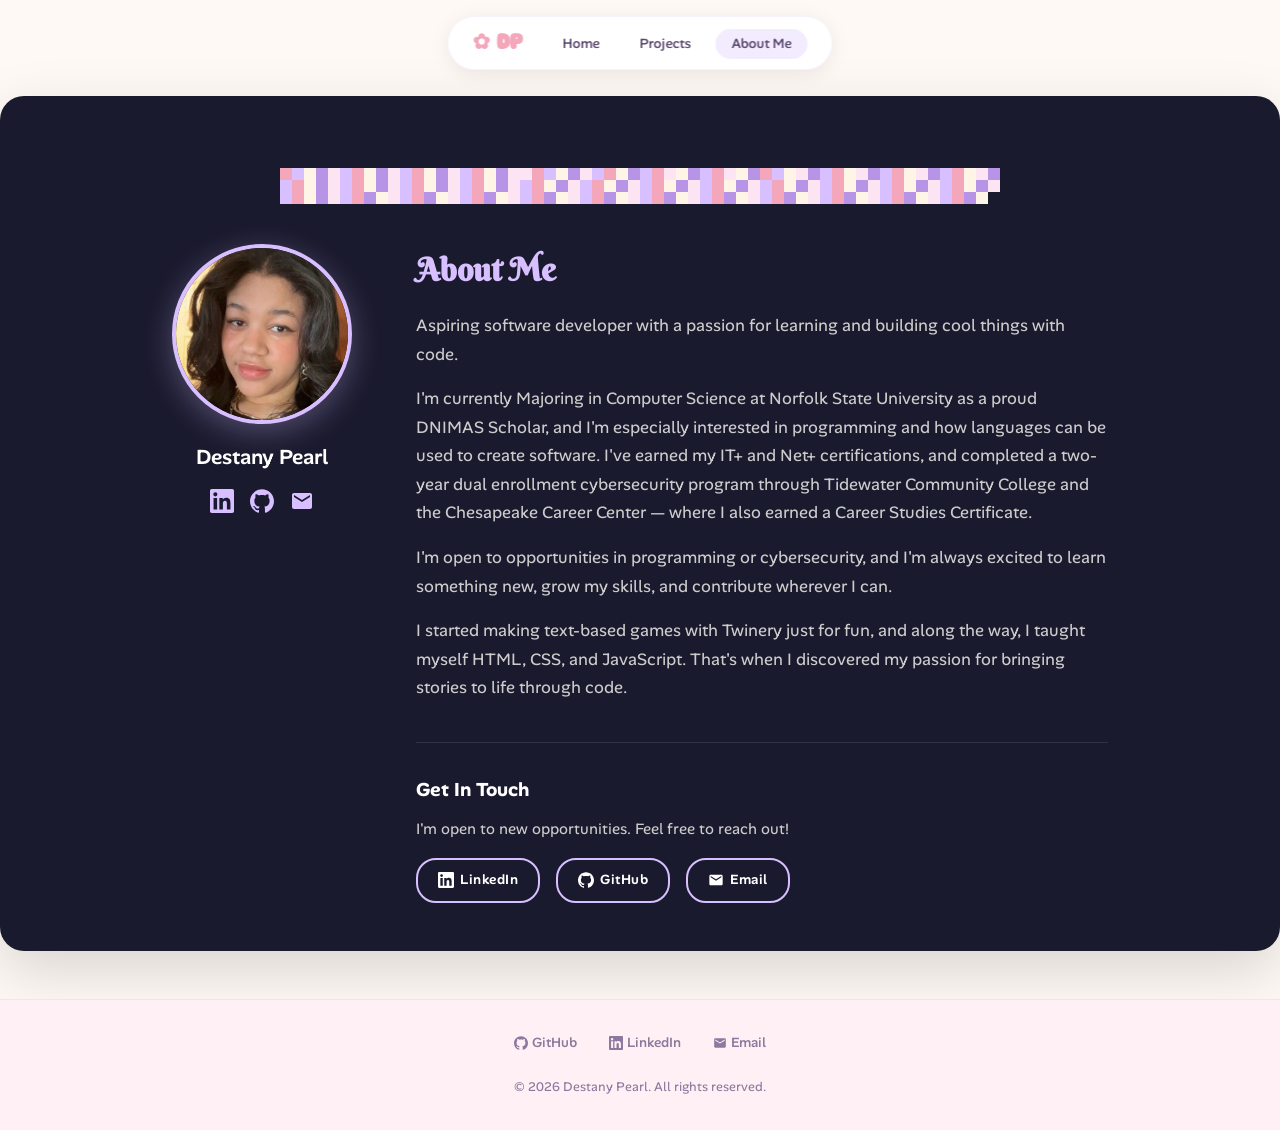
<file: about.html>
<!DOCTYPE html>
<html lang="en">
<head>
    <meta charset="UTF-8">
    <meta name="viewport" content="width=device-width, initial-scale=1.0">
    <title>About - Destany Pearl</title>
    <link rel="stylesheet" href="styles.css">
</head>
<body>
    <header class="header">
        <nav class="nav">
            <a href="index.html" class="logo">✿ DP</a>
            <ul class="nav-links">
                <li><a href="index.html">Home</a></li>
                <li><a href="projects.html">Projects</a></li>
                <li><a href="about.html" class="nav-active">About Me</a></li>
            </ul>
        </nav>
    </header>

    <main style="padding-top: 6rem; background: var(--color-bg); min-height: 100vh;">
        <section class="about" id="about">
            <div class="container">
                <!-- Decorative squares -->
                <div class="deco-squares">
            <div class="deco-square" style="background: #f4a7bb;"></div>
            <div class="deco-square" style="background: #d8bfff;"></div>
            <div class="deco-square" style="background: #fff5e6;"></div>
            <div class="deco-square" style="background: #b794e6;"></div>
            <div class="deco-square" style="background: #fce4f2;"></div>
            <div class="deco-square" style="background: #d8bfff;"></div>
            <div class="deco-square" style="background: #f4a7bb;"></div>
            <div class="deco-square" style="background: #fff5e6;"></div>
            <div class="deco-square" style="background: #b794e6;"></div>
            <div class="deco-square" style="background: #fce4f2;"></div>
            <div class="deco-square" style="background: #d8bfff;"></div>
            <div class="deco-square" style="background: #f4a7bb;"></div>
            <div class="deco-square" style="background: #fff5e6;"></div>
            <div class="deco-square" style="background: #b794e6;"></div>
            <div class="deco-square" style="background: #fce4f2;"></div>
            <div class="deco-square" style="background: #d8bfff;"></div>
            <div class="deco-square" style="background: #f4a7bb;"></div>
            <div class="deco-square" style="background: #fff5e6;"></div>
            <div class="deco-square" style="background: #b794e6;"></div>
            <div class="deco-square" style="background: #fce4f2;"></div>
            <div class="deco-square" style="background: #fce4f2;"></div>
            <div class="deco-square" style="background: #f4a7bb;"></div>
            <div class="deco-square" style="background: #d8bfff;"></div>
            <div class="deco-square" style="background: #fff5e6;"></div>
            <div class="deco-square" style="background: #b794e6;"></div>
            <div class="deco-square" style="background: #fce4f2;"></div>
            <div class="deco-square" style="background: #d8bfff;"></div>
            <div class="deco-square" style="background: #f4a7bb;"></div>
            <div class="deco-square" style="background: #fff5e6;"></div>
            <div class="deco-square" style="background: #b794e6;"></div>
            <div class="deco-square" style="background: #d8bfff;"></div>
            <div class="deco-square" style="background: #f4a7bb;"></div>
            <div class="deco-square" style="background: #fce4f2;"></div>
            <div class="deco-square" style="background: #fff5e6;"></div>
            <div class="deco-square" style="background: #b794e6;"></div>
            <div class="deco-square" style="background: #d8bfff;"></div>
            <div class="deco-square" style="background: #f4a7bb;"></div>
            <div class="deco-square" style="background: #fce4f2;"></div>
            <div class="deco-square" style="background: #fff5e6;"></div>
            <div class="deco-square" style="background: #b794e6;"></div>
            <div class="deco-square" style="background: #f4a7bb;"></div>
            <div class="deco-square" style="background: #d8bfff;"></div>
            <div class="deco-square" style="background: #fff5e6;"></div>
            <div class="deco-square" style="background: #fce4f2;"></div>
            <div class="deco-square" style="background: #b794e6;"></div>
            <div class="deco-square" style="background: #d8bfff;"></div>
            <div class="deco-square" style="background: #f4a7bb;"></div>
            <div class="deco-square" style="background: #fff5e6;"></div>
            <div class="deco-square" style="background: #fce4f2;"></div>
            <div class="deco-square" style="background: #b794e6;"></div>
            <div class="deco-square" style="background: #d8bfff;"></div>
            <div class="deco-square" style="background: #f4a7bb;"></div>
            <div class="deco-square" style="background: #fff5e6;"></div>
            <div class="deco-square" style="background: #fce4f2;"></div>
            <div class="deco-square" style="background: #b794e6;"></div>
            <div class="deco-square" style="background: #d8bfff;"></div>
            <div class="deco-square" style="background: #f4a7bb;"></div>
            <div class="deco-square" style="background: #fff5e6;"></div>
            <div class="deco-square" style="background: #fce4f2;"></div>
            <div class="deco-square" style="background: #b794e6;"></div>
            <div class="deco-square" style="background: #d8bfff;"></div>
            <div class="deco-square" style="background: #f4a7bb;"></div>
            <div class="deco-square" style="background: #fff5e6;"></div>
            <div class="deco-square" style="background: #b794e6;"></div>
            <div class="deco-square" style="background: #fce4f2;"></div>
            <div class="deco-square" style="background: #d8bfff;"></div>
            <div class="deco-square" style="background: #f4a7bb;"></div>
            <div class="deco-square" style="background: #fff5e6;"></div>
            <div class="deco-square" style="background: #b794e6;"></div>
            <div class="deco-square" style="background: #fce4f2;"></div>
            <div class="deco-square" style="background: #d8bfff;"></div>
            <div class="deco-square" style="background: #f4a7bb;"></div>
            <div class="deco-square" style="background: #fff5e6;"></div>
            <div class="deco-square" style="background: #b794e6;"></div>
            <div class="deco-square" style="background: #fce4f2;"></div>
            <div class="deco-square" style="background: #d8bfff;"></div>
            <div class="deco-square" style="background: #f4a7bb;"></div>
            <div class="deco-square" style="background: #fff5e6;"></div>
            <div class="deco-square" style="background: #b794e6;"></div>
            <div class="deco-square" style="background: #fce4f2;"></div>
            <div class="deco-square" style="background: #d8bfff;"></div>
            <div class="deco-square" style="background: #f4a7bb;"></div>
            <div class="deco-square" style="background: #fff5e6;"></div>
            <div class="deco-square" style="background: #b794e6;"></div>
            <div class="deco-square" style="background: #fce4f2;"></div>
            <div class="deco-square" style="background: #d8bfff;"></div>
            <div class="deco-square" style="background: #f4a7bb;"></div>
            <div class="deco-square" style="background: #fff5e6;"></div>
            <div class="deco-square" style="background: #b794e6;"></div>
            <div class="deco-square" style="background: #fce4f2;"></div>
            <div class="deco-square" style="background: #d8bfff;"></div>
            <div class="deco-square" style="background: #f4a7bb;"></div>
            <div class="deco-square" style="background: #fff5e6;"></div>
            <div class="deco-square" style="background: #b794e6;"></div>
            <div class="deco-square" style="background: #fce4f2;"></div>
            <div class="deco-square" style="background: #d8bfff;"></div>
            <div class="deco-square" style="background: #f4a7bb;"></div>
            <div class="deco-square" style="background: #fff5e6;"></div>
            <div class="deco-square" style="background: #b794e6;"></div>
            <div class="deco-square" style="background: #fce4f2;"></div>
            <div class="deco-square" style="background: #d8bfff;"></div>
            <div class="deco-square" style="background: #f4a7bb;"></div>
            <div class="deco-square" style="background: #fff5e6;"></div>
            <div class="deco-square" style="background: #b794e6;"></div>
            <div class="deco-square" style="background: #fce4f2;"></div>
            <div class="deco-square" style="background: #d8bfff;"></div>
            <div class="deco-square" style="background: #f4a7bb;"></div>
            <div class="deco-square" style="background: #fff5e6;"></div>
            <div class="deco-square" style="background: #b794e6;"></div>
            <div class="deco-square" style="background: #fce4f2;"></div>
            <div class="deco-square" style="background: #d8bfff;"></div>
            <div class="deco-square" style="background: #f4a7bb;"></div>
            <div class="deco-square" style="background: #fff5e6;"></div>
            <div class="deco-square" style="background: #b794e6;"></div>
            <div class="deco-square" style="background: #fce4f2;"></div>
            <div class="deco-square" style="background: #d8bfff;"></div>
            <div class="deco-square" style="background: #f4a7bb;"></div>
            <div class="deco-square" style="background: #fff5e6;"></div>
            <div class="deco-square" style="background: #b794e6;"></div>
            <div class="deco-square" style="background: #fce4f2;"></div>
            <div class="deco-square" style="background: #d8bfff;"></div>
            <div class="deco-square" style="background: #f4a7bb;"></div>
            <div class="deco-square" style="background: #fff5e6;"></div>
            <div class="deco-square" style="background: #b794e6;"></div>
            <div class="deco-square" style="background: #fce4f2;"></div>
            <div class="deco-square" style="background: #d8bfff;"></div>
            <div class="deco-square" style="background: #f4a7bb;"></div>
            <div class="deco-square" style="background: #b794e6;"></div>
            <div class="deco-square" style="background: #fff5e6;"></div>
            <div class="deco-square" style="background: #fce4f2;"></div>
            <div class="deco-square" style="background: #d8bfff;"></div>
            <div class="deco-square" style="background: #f4a7bb;"></div>
            <div class="deco-square" style="background: #b794e6;"></div>
            <div class="deco-square" style="background: #fff5e6;"></div>
            <div class="deco-square" style="background: #fce4f2;"></div>
            <div class="deco-square" style="background: #d8bfff;"></div>
            <div class="deco-square" style="background: #f4a7bb;"></div>
            <div class="deco-square" style="background: #b794e6;"></div>
            <div class="deco-square" style="background: #fff5e6;"></div>
            <div class="deco-square" style="background: #fce4f2;"></div>
            <div class="deco-square" style="background: #d8bfff;"></div>
            <div class="deco-square" style="background: #f4a7bb;"></div>
            <div class="deco-square" style="background: #b794e6;"></div>
            <div class="deco-square" style="background: #fff5e6;"></div>
            <div class="deco-square" style="background: #fce4f2;"></div>
            <div class="deco-square" style="background: #d8bfff;"></div>
            <div class="deco-square" style="background: #f4a7bb;"></div>
            <div class="deco-square" style="background: #b794e6;"></div>
            <div class="deco-square" style="background: #fff5e6;"></div>
            <div class="deco-square" style="background: #fce4f2;"></div>
            <div class="deco-square" style="background: #d8bfff;"></div>
            <div class="deco-square" style="background: #f4a7bb;"></div>
            <div class="deco-square" style="background: #b794e6;"></div>
            <div class="deco-square" style="background: #fff5e6;"></div>
            <div class="deco-square" style="background: #fce4f2;"></div>
            <div class="deco-square" style="background: #d8bfff;"></div>
            <div class="deco-square" style="background: #f4a7bb;"></div>
            <div class="deco-square" style="background: #b794e6;"></div>
            <div class="deco-square" style="background: #fff5e6;"></div>
            <div class="deco-square" style="background: #fce4f2;"></div>
            <div class="deco-square" style="background: #d8bfff;"></div>
            <div class="deco-square" style="background: #f4a7bb;"></div>
            <div class="deco-square" style="background: #b794e6;"></div>
            <div class="deco-square" style="background: #fff5e6;"></div>
            <div class="deco-square" style="background: #fce4f2;"></div>
            <div class="deco-square" style="background: #d8bfff;"></div>
            <div class="deco-square" style="background: #f4a7bb;"></div>
            <div class="deco-square" style="background: #b794e6;"></div>
            <div class="deco-square" style="background: #fff5e6;"></div>
            <div class="deco-square" style="background: #fce4f2;"></div>
            <div class="deco-square" style="background: #d8bfff;"></div>
            <div class="deco-square" style="background: #f4a7bb;"></div>
            <div class="deco-square" style="background: #b794e6;"></div>
            <div class="deco-square" style="background: #fff5e6;"></div>
            <div class="deco-square" style="background: #fce4f2;"></div>
            <div class="deco-square" style="background: #d8bfff;"></div>
            <div class="deco-square" style="background: #f4a7bb;"></div>
            <div class="deco-square" style="background: #b794e6;"></div>
            <div class="deco-square" style="background: #fff5e6;"></div>
        </div>

                <div class="about-layout">
                    <div class="about-left">
                        <div class="about-photo">
                            <img src="https://destany-2.github.io/Images/ProfilePic.jpeg" alt="Destany Pearl" class="about-photo-img">
                        </div>
                        <h3 class="about-name">Destany Pearl</h3>
                        <div class="about-socials">
                            <a href="https://www.linkedin.com/in/destany-pearl-472b57375" target="_blank" rel="noopener noreferrer" aria-label="LinkedIn">
                                <svg width="24" height="24" viewBox="0 0 24 24" fill="currentColor"><path d="M20.447 20.452h-3.554v-5.569c0-1.328-.027-3.037-1.852-3.037-1.853 0-2.136 1.445-2.136 2.939v5.667H9.351V9h3.414v1.561h.046c.477-.9 1.637-1.85 3.37-1.85 3.601 0 4.267 2.37 4.267 5.455v6.286zM5.337 7.433a2.062 2.062 0 01-2.063-2.065 2.064 2.064 0 112.063 2.065zm1.782 13.019H3.555V9h3.564v11.452zM22.225 0H1.771C.792 0 0 .774 0 1.729v20.542C0 23.227.792 24 1.771 24h20.451C23.2 24 24 23.227 24 22.271V1.729C24 .774 23.2 0 22.222 0h.003z"/></svg>
                            </a>
                            <a href="https://github.com/destany-2" target="_blank" rel="noopener noreferrer" aria-label="GitHub">
                                <svg width="24" height="24" viewBox="0 0 24 24" fill="currentColor"><path d="M12 .297c-6.63 0-12 5.373-12 12 0 5.303 3.438 9.8 8.205 11.385.6.113.82-.258.82-.577 0-.285-.01-1.04-.015-2.04-3.338.724-4.042-1.61-4.042-1.61C4.422 18.07 3.633 17.7 3.633 17.7c-1.087-.744.084-.729.084-.729 1.205.084 1.838 1.236 1.838 1.236 1.07 1.835 2.809 1.305 3.495.998.108-.776.417-1.305.76-1.605-2.665-.3-5.466-1.332-5.466-5.93 0-1.31.465-2.38 1.235-3.22-.135-.303-.54-1.523.105-3.176 0 0 1.005-.322 3.3 1.23.96-.267 1.98-.399 3-.405 1.02.006 2.04.138 3 .405 2.28-1.552 3.285-1.23 3.285-1.23.645 1.653.24 2.873.12 3.176.765.84 1.23 1.91 1.23 3.22 0 4.61-2.805 5.625-5.475 5.92.42.36.81 1.096.81 2.22 0 1.606-.015 2.896-.015 3.286 0 .315.21.69.825.57C20.565 22.092 24 17.592 24 12.297c0-6.627-5.373-12-12-12"/></svg>
                            </a>
                            <a href="mailto:destanympearl@gmail.com" aria-label="Email">
                                <svg width="24" height="24" viewBox="0 0 24 24" fill="currentColor"><path d="M20 4H4c-1.1 0-2 .9-2 2v12c0 1.1.9 2 2 2h16c1.1 0 2-.9 2-2V6c0-1.1-.9-2-2-2zm0 4l-8 5-8-5V6l8 5 8-5v2z"/></svg>
                            </a>
                        </div>
                    </div>
                    <div class="about-right">
                        <h2 class="about-heading">About Me</h2>
                        <p class="about-text">
                            Aspiring software developer with a passion for learning and building cool things with code.
                        </p>
                        <p class="about-text">
                            I'm currently Majoring in Computer Science at Norfolk State University as a proud DNIMAS Scholar, and I'm especially interested in programming and how languages can be used to create software. I've earned my IT+ and Net+ certifications, and completed a two-year dual enrollment cybersecurity program through Tidewater Community College and the Chesapeake Career Center — where I also earned a Career Studies Certificate.
                        </p>
                        <p class="about-text">
                            I'm open to opportunities in programming or cybersecurity, and I'm always excited to learn something new, grow my skills, and contribute wherever I can.
                        </p>
                        <p class="about-text">
                            I started making text-based games with Twinery just for fun, and along the way, I taught myself HTML, CSS, and JavaScript. That's when I discovered my passion for bringing stories to life through code.
                        </p>

                        <div class="about-contact">
                            <h4 class="about-col-title">Get In Touch</h4>
                            <p class="about-contact-text">I'm open to new opportunities. Feel free to reach out!</p>
                            <div class="about-contact-links">
                                <a href="https://www.linkedin.com/in/destany-pearl-472b57375" target="_blank" rel="noopener noreferrer" class="btn btn-about">
                                    <svg width="16" height="16" viewBox="0 0 24 24" fill="currentColor" style="vertical-align: middle; margin-right: 6px;"><path d="M20.447 20.452h-3.554v-5.569c0-1.328-.027-3.037-1.852-3.037-1.853 0-2.136 1.445-2.136 2.939v5.667H9.351V9h3.414v1.561h.046c.477-.9 1.637-1.85 3.37-1.85 3.601 0 4.267 2.37 4.267 5.455v6.286zM5.337 7.433a2.062 2.062 0 01-2.063-2.065 2.064 2.064 0 112.063 2.065zm1.782 13.019H3.555V9h3.564v11.452zM22.225 0H1.771C.792 0 0 .774 0 1.729v20.542C0 23.227.792 24 1.771 24h20.451C23.2 24 24 23.227 24 22.271V1.729C24 .774 23.2 0 22.222 0h.003z"/></svg>
                                    LinkedIn
                                </a>
                                <a href="https://github.com/destany-2" target="_blank" rel="noopener noreferrer" class="btn btn-about">
                                    <svg width="16" height="16" viewBox="0 0 24 24" fill="currentColor" style="vertical-align: middle; margin-right: 6px;"><path d="M12 .297c-6.63 0-12 5.373-12 12 0 5.303 3.438 9.8 8.205 11.385.6.113.82-.258.82-.577 0-.285-.01-1.04-.015-2.04-3.338.724-4.042-1.61-4.042-1.61C4.422 18.07 3.633 17.7 3.633 17.7c-1.087-.744.084-.729.084-.729 1.205.084 1.838 1.236 1.838 1.236 1.07 1.835 2.809 1.305 3.495.998.108-.776.417-1.305.76-1.605-2.665-.3-5.466-1.332-5.466-5.93 0-1.31.465-2.38 1.235-3.22-.135-.303-.54-1.523.105-3.176 0 0 1.005-.322 3.3 1.23.96-.267 1.98-.399 3-.405 1.02.006 2.04.138 3 .405 2.28-1.552 3.285-1.23 3.285-1.23.645 1.653.24 2.873.12 3.176.765.84 1.23 1.91 1.23 3.22 0 4.61-2.805 5.625-5.475 5.92.42.36.81 1.096.81 2.22 0 1.606-.015 2.896-.015 3.286 0 .315.21.69.825.57C20.565 22.092 24 17.592 24 12.297c0-6.627-5.373-12-12-12"/></svg>
                                    GitHub
                                </a>
                                <a href="mailto:destanympearl@gmail.com" class="btn btn-about">
                                    <svg width="16" height="16" viewBox="0 0 24 24" fill="currentColor" style="vertical-align: middle; margin-right: 6px;"><path d="M20 4H4c-1.1 0-2 .9-2 2v12c0 1.1.9 2 2 2h16c1.1 0 2-.9 2-2V6c0-1.1-.9-2-2-2zm0 4l-8 5-8-5V6l8 5 8-5v2z"/></svg>
                                    Email
                                </a>
                            </div>
                        </div>
                    </div>
                </div>
            </div>
        </section>
    </main>

    <footer class="footer">
        <div class="container">
            <div class="footer-links">
                <a href="https://github.com/destany-2" aria-label="GitHub profile" target="_blank" rel="noopener noreferrer">
                    <svg width="14" height="14" viewBox="0 0 24 24" fill="currentColor" style="vertical-align: middle; margin-right: 4px;"><path d="M12 .297c-6.63 0-12 5.373-12 12 0 5.303 3.438 9.8 8.205 11.385.6.113.82-.258.82-.577 0-.285-.01-1.04-.015-2.04-3.338.724-4.042-1.61-4.042-1.61C4.422 18.07 3.633 17.7 3.633 17.7c-1.087-.744.084-.729.084-.729 1.205.084 1.838 1.236 1.838 1.236 1.07 1.835 2.809 1.305 3.495.998.108-.776.417-1.305.76-1.605-2.665-.3-5.466-1.332-5.466-5.93 0-1.31.465-2.38 1.235-3.22-.135-.303-.54-1.523.105-3.176 0 0 1.005-.322 3.3 1.23.96-.267 1.98-.399 3-.405 1.02.006 2.04.138 3 .405 2.28-1.552 3.285-1.23 3.285-1.23.645 1.653.24 2.873.12 3.176.765.84 1.23 1.91 1.23 3.22 0 4.61-2.805 5.625-5.475 5.92.42.36.81 1.096.81 2.22 0 1.606-.015 2.896-.015 3.286 0 .315.21.69.825.57C20.565 22.092 24 17.592 24 12.297c0-6.627-5.373-12-12-12"/></svg>
                    GitHub
                </a>
                <a href="https://www.linkedin.com/in/destany-pearl-472b57375" aria-label="LinkedIn profile" target="_blank" rel="noopener noreferrer">
                    <svg width="14" height="14" viewBox="0 0 24 24" fill="currentColor" style="vertical-align: middle; margin-right: 4px;"><path d="M20.447 20.452h-3.554v-5.569c0-1.328-.027-3.037-1.852-3.037-1.853 0-2.136 1.445-2.136 2.939v5.667H9.351V9h3.414v1.561h.046c.477-.9 1.637-1.85 3.37-1.85 3.601 0 4.267 2.37 4.267 5.455v6.286zM5.337 7.433a2.062 2.062 0 01-2.063-2.065 2.064 2.064 0 112.063 2.065zm1.782 13.019H3.555V9h3.564v11.452zM22.225 0H1.771C.792 0 0 .774 0 1.729v20.542C0 23.227.792 24 1.771 24h20.451C23.2 24 24 23.227 24 22.271V1.729C24 .774 23.2 0 22.222 0h.003z"/></svg>
                    LinkedIn
                </a>
                <a href="mailto:destanympearl@gmail.com" aria-label="Email">
                    <svg width="14" height="14" viewBox="0 0 24 24" fill="currentColor" style="vertical-align: middle; margin-right: 4px;"><path d="M20 4H4c-1.1 0-2 .9-2 2v12c0 1.1.9 2 2 2h16c1.1 0 2-.9 2-2V6c0-1.1-.9-2-2-2zm0 4l-8 5-8-5V6l8 5 8-5v2z"/></svg>
                    Email
                </a>
            </div>
            <p class="footer-copy">&copy; 2026 Destany Pearl. All rights reserved.</p>
        </div>
    </footer>
</body>
</html>
</file>
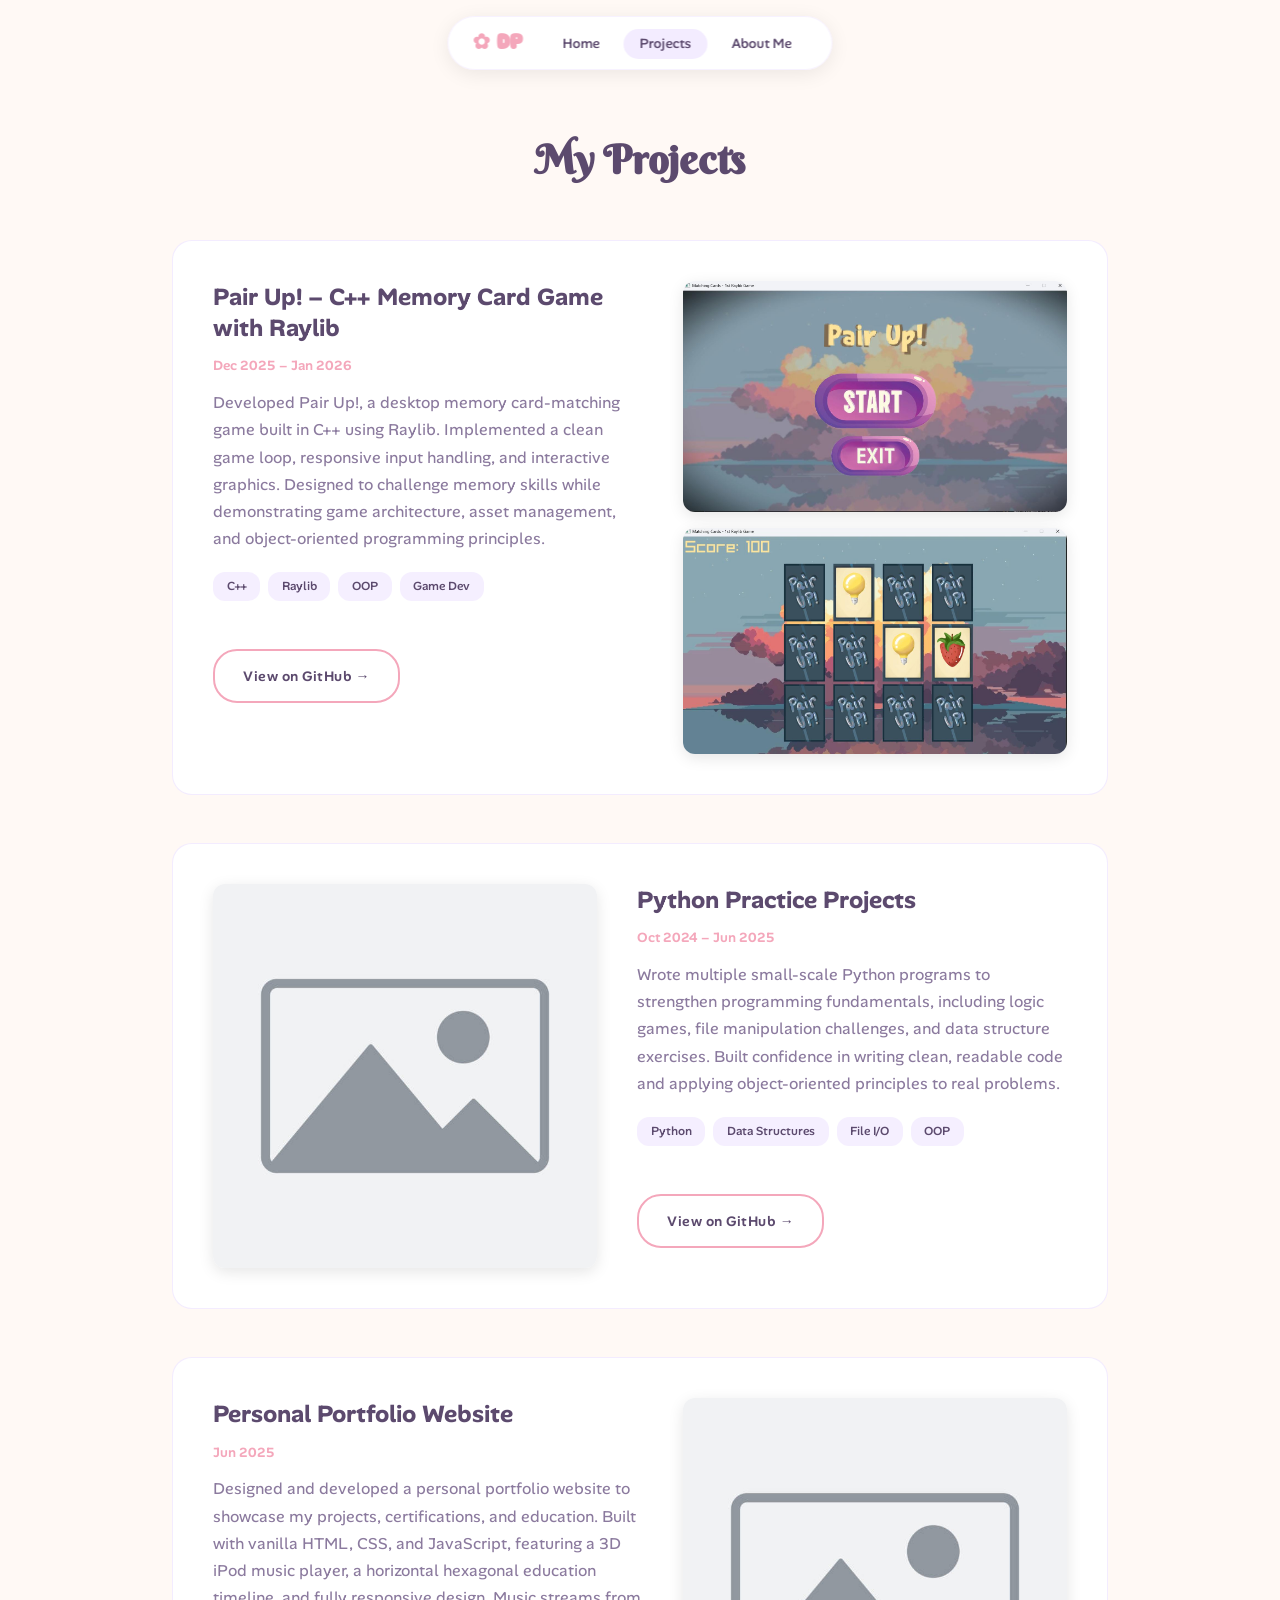
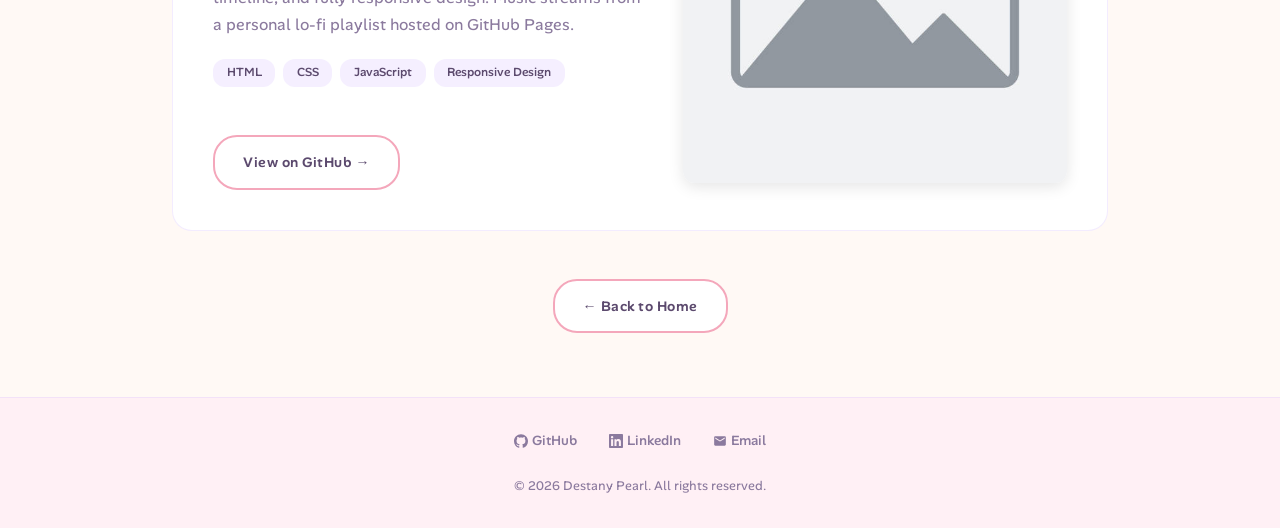
<file: projects.html>
<!DOCTYPE html>
<html lang="en">
<head>
    <meta charset="UTF-8">
    <meta name="viewport" content="width=device-width, initial-scale=1.0">
    <title>Projects - Destany Pearl</title>
    <link rel="stylesheet" href="styles.css">
    <link rel="stylesheet" href="projects.css">
</head>
<body>
    <header class="header">
        <nav class="nav">
            <a href="index.html" class="logo">✿ DP</a>
            <ul class="nav-links">
                <li><a href="index.html">Home</a></li>
                <li><a href="projects.html" class="nav-active">Projects</a></li>
                <li><a href="about.html">About Me</a></li>
            </ul>
        </nav>
    </header>

    <main class="projects-page">
        <div class="container">
            <h1 class="projects-page-title">My Projects</h1>

            <!-- Project 1: Pair Up! -->
            <article class="project-detail">
                <div class="project-images">
                    <img src="https://destany-2.github.io/Images/PairUp1.jpeg" alt="Pair Up! screenshot 1" class="project-img">
                    <img src="https://destany-2.github.io/Images/PairUp2.jpeg" alt="Pair Up! screenshot 2" class="project-img">
                </div>
                <div class="project-bio">
                    <h2>Pair Up! – C++ Memory Card Game with Raylib</h2>
                    <p class="project-date">Dec 2025 – Jan 2026</p>
                    <p class="project-desc">
                        Developed Pair Up!, a desktop memory card-matching game built in C++ using Raylib. Implemented a clean game loop, responsive input handling, and interactive graphics. Designed to challenge memory skills while demonstrating game architecture, asset management, and object-oriented programming principles.
                    </p>
                    <div class="project-tech">
                        <span>C++</span>
                        <span>Raylib</span>
                        <span>OOP</span>
                        <span>Game Dev</span>
                    </div>
                    <a href="https://github.com/destany-2/pair-up-raylib-project" target="_blank" rel="noopener noreferrer" class="btn btn-primary">View on GitHub →</a>
                </div>
            </article>

            <!-- Project 2: Python Practice -->
            <article class="project-detail">
                <div class="project-images">
                    <img src="https://destany-2.github.io/Images/PH.jpg" alt="Python projects" class="project-img">
                </div>
                <div class="project-bio">
                    <h2>Python Practice Projects</h2>
                    <p class="project-date">Oct 2024 – Jun 2025</p>
                    <p class="project-desc">
                        Wrote multiple small-scale Python programs to strengthen programming fundamentals, including logic games, file manipulation challenges, and data structure exercises. Built confidence in writing clean, readable code and applying object-oriented principles to real problems.
                    </p>
                    <div class="project-tech">
                        <span>Python</span>
                        <span>Data Structures</span>
                        <span>File I/O</span>
                        <span>OOP</span>
                    </div>
                    <a href="https://github.com/destany-2" target="_blank" rel="noopener noreferrer" class="btn btn-primary">View on GitHub →</a>
                </div>
            </article>

            <!-- Project 3: Portfolio Website -->
            <article class="project-detail">
                <div class="project-images">
                    <img src="https://destany-2.github.io/Images/PH.jpg" alt="Portfolio website screenshot" class="project-img">
                </div>
                <div class="project-bio">
                    <h2>Personal Portfolio Website</h2>
                    <p class="project-date">Jun 2025</p>
                    <p class="project-desc">
                        Designed and developed a personal portfolio website to showcase my projects, certifications, and education. Built with vanilla HTML, CSS, and JavaScript, featuring a 3D iPod music player, a horizontal hexagonal education timeline, and fully responsive design. Music streams from a personal lo-fi playlist hosted on GitHub Pages.
                    </p>
                    <div class="project-tech">
                        <span>HTML</span>
                        <span>CSS</span>
                        <span>JavaScript</span>
                        <span>Responsive Design</span>
                    </div>
                    <a href="https://github.com/destany-2/destany-2.github.io" target="_blank" rel="noopener noreferrer" class="btn btn-primary">View on GitHub →</a>
                </div>
            </article>

            <div style="text-align: center; margin-top: 3rem;">
                <a href="index.html" class="btn btn-primary">← Back to Home</a>
            </div>
        </div>
    </main>

    <footer class="footer">
        <div class="container">
            <div class="footer-links">
                <a href="https://github.com/destany-2" aria-label="GitHub profile" target="_blank" rel="noopener noreferrer">
                    <svg width="14" height="14" viewBox="0 0 24 24" fill="currentColor" style="vertical-align: middle; margin-right: 4px;"><path d="M12 .297c-6.63 0-12 5.373-12 12 0 5.303 3.438 9.8 8.205 11.385.6.113.82-.258.82-.577 0-.285-.01-1.04-.015-2.04-3.338.724-4.042-1.61-4.042-1.61C4.422 18.07 3.633 17.7 3.633 17.7c-1.087-.744.084-.729.084-.729 1.205.084 1.838 1.236 1.838 1.236 1.07 1.835 2.809 1.305 3.495.998.108-.776.417-1.305.76-1.605-2.665-.3-5.466-1.332-5.466-5.93 0-1.31.465-2.38 1.235-3.22-.135-.303-.54-1.523.105-3.176 0 0 1.005-.322 3.3 1.23.96-.267 1.98-.399 3-.405 1.02.006 2.04.138 3 .405 2.28-1.552 3.285-1.23 3.285-1.23.645 1.653.24 2.873.12 3.176.765.84 1.23 1.91 1.23 3.22 0 4.61-2.805 5.625-5.475 5.92.42.36.81 1.096.81 2.22 0 1.606-.015 2.896-.015 3.286 0 .315.21.69.825.57C20.565 22.092 24 17.592 24 12.297c0-6.627-5.373-12-12-12"/></svg>
                    GitHub
                </a>
                <a href="https://www.linkedin.com/in/destany-pearl-472b57375" aria-label="LinkedIn profile" target="_blank" rel="noopener noreferrer">
                    <svg width="14" height="14" viewBox="0 0 24 24" fill="currentColor" style="vertical-align: middle; margin-right: 4px;"><path d="M20.447 20.452h-3.554v-5.569c0-1.328-.027-3.037-1.852-3.037-1.853 0-2.136 1.445-2.136 2.939v5.667H9.351V9h3.414v1.561h.046c.477-.9 1.637-1.85 3.37-1.85 3.601 0 4.267 2.37 4.267 5.455v6.286zM5.337 7.433a2.062 2.062 0 01-2.063-2.065 2.064 2.064 0 112.063 2.065zm1.782 13.019H3.555V9h3.564v11.452zM22.225 0H1.771C.792 0 0 .774 0 1.729v20.542C0 23.227.792 24 1.771 24h20.451C23.2 24 24 23.227 24 22.271V1.729C24 .774 23.2 0 22.222 0h.003z"/></svg>
                    LinkedIn
                </a>
                <a href="mailto:destanympearl@gmail.com" aria-label="Email">
                    <svg width="14" height="14" viewBox="0 0 24 24" fill="currentColor" style="vertical-align: middle; margin-right: 4px;"><path d="M20 4H4c-1.1 0-2 .9-2 2v12c0 1.1.9 2 2 2h16c1.1 0 2-.9 2-2V6c0-1.1-.9-2-2-2zm0 4l-8 5-8-5V6l8 5 8-5v2z"/></svg>
                    Email
                </a>
            </div>
            <p class="footer-copy">&copy; 2026 Destany Pearl. All rights reserved.</p>
        </div>
    </footer>
</body>
</html>
</file>
<file: styles.css>
/* Reset and Base Styles */
@font-face {
    font-family: 'Lucy Said Ok';
    src: url('https://destany-2.github.io/Fonts/Lucy%20Said%20Ok%20Personal%20Use.ttf') format('truetype');
    font-weight: normal;
    font-style: normal;
}

@font-face {
    font-family: 'Mochi Boom';
    src: url('https://destany-2.github.io/Fonts/Mochi%20Boom%20DEMO.ttf') format('truetype');
    font-weight: normal;
    font-style: normal;
}

@font-face {
    font-family: 'Alan Sans';
    src: url('https://destany-2.github.io/Fonts/AlanSans-VariableFont_wght.ttf') format('truetype');
    font-weight: 100 900;
    font-style: normal;
}

@font-face {
    font-family: 'Berkshire Swash';
    src: url('https://destany-2.github.io/Fonts/BerkshireSwash-Regular.ttf') format('truetype');
    font-weight: normal;
    font-style: normal;
}

*,
*::before,
*::after {
    margin: 0;
    padding: 0;
    box-sizing: border-box;
}

:root {
    --color-bg: #fff9f5;
    --color-bg-light: #fff0f5;
    --color-primary: #d8bfff;
    --color-pink: #f4a7bb;
    --color-cream: #fff5e6;
    --color-purple: #d8bfff;
    --color-purple-dark: #b794e6;
    --color-text: #5c4a6e;
    --color-text-muted: #8b7a9e;
    --color-white: #ffffff;
    --font-sans: 'Alan Sans', 'Segoe UI', Tahoma, Geneva, Verdana, sans-serif;
    --font-mono: 'SF Mono', 'Fira Code', monospace;
    --transition: all 0.25s cubic-bezier(0.645, 0.045, 0.355, 1);
}

html {
    scroll-behavior: smooth;
}

body {
    font-family: var(--font-sans);
    background-color: var(--color-bg);
    color: var(--color-text);
    line-height: 1.6;
    -webkit-font-smoothing: antialiased;
}

a {
    color: var(--color-text);
    text-decoration: none;
    transition: var(--transition);
}

a:hover {
    color: var(--color-pink);
}

a:focus-visible {
    outline: 2px solid var(--color-purple);
    outline-offset: 3px;
    border-radius: 2px;
}

ul {
    list-style: none;
}

.container {
    max-width: 1000px;
    margin: 0 auto;
    padding: 0 2rem;
}

/* Buttons */
.btn {
    display: inline-block;
    padding: 0.875rem 1.75rem;
    border-radius: 24px;
    font-size: 0.875rem;
    font-family: var(--font-sans);
    font-weight: 600;
    letter-spacing: 0.5px;
    transition: var(--transition);
    cursor: pointer;
}

.btn-primary {
    border: 2px solid var(--color-pink);
    color: var(--color-text);
    background: var(--color-white);
}

.btn-primary:hover {
    background: var(--color-pink);
    color: var(--color-white);
    transform: translateY(-2px);
    box-shadow: 0 4px 15px rgba(244, 167, 187, 0.4);
}

.btn-large {
    padding: 1.25rem 3rem;
    font-size: 1.1rem;
}

/* Header - Floating Pill Nav */
.header {
    position: fixed;
    top: 1rem;
    left: 50%;
    transform: translateX(-50%);
    z-index: 100;
    background: rgba(255, 255, 255, 0.95);
    backdrop-filter: blur(10px);
    padding: 0.6rem 1.5rem;
    border-radius: 50px;
    box-shadow: 0 4px 20px rgba(0, 0, 0, 0.08);
    border: 1px solid rgba(216, 191, 255, 0.2);
}

.nav {
    display: flex;
    align-items: center;
    gap: 1.5rem;
}

.logo {
    font-size: 1.3rem;
    font-weight: 700;
    color: var(--color-pink);
    font-family: 'Mochi Boom', var(--font-sans);
}

.nav-links {
    display: flex;
    gap: 0.5rem;
}

.nav-links a {
    color: var(--color-text);
    font-size: 0.85rem;
    font-weight: 500;
    padding: 0.4rem 1rem;
    border-radius: 20px;
    transition: var(--transition);
}

.nav-links a:hover {
    background: rgba(216, 191, 255, 0.2);
    color: var(--color-pink);
}

.nav-links a.nav-active {
    background: rgba(216, 191, 255, 0.3);
    color: var(--color-text);
}

.header-dark {
    background: rgba(26, 26, 46, 0.95);
    border: 1px solid rgba(216, 191, 255, 0.15);
}

.header-dark .logo {
    color: var(--color-purple);
}

.header-dark .nav-links a {
    color: #cccccc;
}

.header-dark .nav-links a:hover {
    background: rgba(216, 191, 255, 0.15);
    color: var(--color-pink);
}

/* Page transition */
body {
    animation: fadeIn 0.4s ease;
}

@keyframes fadeIn {
    from { opacity: 0; transform: translateY(8px); }
    to { opacity: 1; transform: translateY(0); }
}

/* ========================================
   DESK SCENE HERO — first-person seated POV
   ======================================== */
.desk-scene {
    height: 100vh;
    display: flex;
    flex-direction: column;
    overflow: hidden;
    position: relative;
}

/* Wall — top portion, what you see above the desk */
.wall {
    height: 55vh;
    background: linear-gradient(180deg, #fff8f5 0%, #fff3ee 60%, #ffede6 100%);
    position: relative;
}

/* Corkboard — hung on wall, right side, cut off by viewport */
.corkboard {
    position: absolute;
    top: 20%;
    right: -60px;
    width: 300px;
    height: 220px;
    background: linear-gradient(135deg, #e8ddd0, #dfd2c4);
    border: 12px solid #b07840;
    border-radius: 3px;
    box-shadow: 0 6px 24px rgba(0,0,0,0.15);
    z-index: 2;
}

.cork-pin {
    position: absolute;
    width: 8px;
    height: 8px;
    border-radius: 50%;
    background: #c06030;
    box-shadow: 0 2px 3px rgba(0,0,0,0.3);
}
.cork-pin.pin-1 { top: 15%; left: 22%; }
.cork-pin.pin-2 { top: 12%; left: 60%; }

.cork-note {
    position: absolute;
    top: 18%;
    left: 14%;
    padding: 8px 10px;
    background: #fffef6;
    font-size: 0.6rem;
    font-family: 'Lucy Said Ok', cursive;
    color: #5c4a6e;
    box-shadow: 0 2px 5px rgba(0,0,0,0.08);
    transform: rotate(-2deg);
}

.cork-photo {
    position: absolute;
    border: 3px solid white;
    box-shadow: 0 2px 6px rgba(0,0,0,0.1);
}
.cork-photo.photo-1 {
    width: 50px; height: 60px;
    top: 10%; left: 54%;
    background: linear-gradient(135deg, #f0d8f0, #e0c8e8);
    transform: rotate(3deg);
}
.cork-photo.photo-2 {
    width: 44px; height: 52px;
    top: 50%; left: 38%;
    background: linear-gradient(135deg, #d8eef0, #c8e0e8);
    transform: rotate(-2deg);
}

/* ========================================
   DESK SURFACE — bottom half, pink, stretches full width
   ======================================== */
.desk-surface {
    height: 45vh;
    background: linear-gradient(180deg, #fbe4ec 0%, #f8dce4 50%, #f4d0da 100%);
    position: relative;
    display: flex;
    align-items: center;
    justify-content: center;
    gap: 3vw;
    padding: 0 10vw;
    perspective: 800px;
}

/* ========================================
   LAPTOP — left-center, small and realistic on desk
   ======================================== */
.laptop {
    display: flex;
    flex-direction: column;
    align-items: center;
    transform: perspective(600px) rotateX(3deg);
    transform-origin: bottom center;
}

.laptop-lid {
    width: 220px;
    height: 145px;
    background: #e8e4e0;
    border-radius: 6px 6px 0 0;
    padding: 6px 6px 4px;
    border: 2px solid #d0c8c0;
    position: relative;
}

.laptop-lid::before {
    content: '';
    position: absolute;
    top: 3px;
    left: 50%;
    transform: translateX(-50%);
    width: 4px;
    height: 4px;
    background: #555;
    border-radius: 50%;
}

.laptop-screen {
    width: 100%;
    height: 100%;
    background: #1a1a2e;
    border-radius: 2px;
    overflow: hidden;
}

.laptop-screen-content {
    width: 100%;
    height: 100%;
    background: linear-gradient(135deg, #1a1a2e, #2d1f3d, #1a1a2e);
    padding: 1rem;
    display: flex;
    flex-direction: column;
    justify-content: center;
}

.laptop-greeting {
    color: var(--color-pink);
    font-size: 0.55rem;
    font-weight: 600;
    margin-bottom: 0.2rem;
    font-family: 'Mochi Boom', var(--font-sans);
}

.laptop-name {
    font-size: 1.1rem;
    color: #fff;
    line-height: 1.1;
    margin-bottom: 0.2rem;
    font-family: 'Lucy Said Ok', var(--font-sans);
}

.laptop-title {
    font-size: 0.5rem;
    color: var(--color-purple);
    margin-bottom: 0.3rem;
    font-weight: 600;
}

.laptop-desc {
    font-size: 0.45rem;
    color: #aaa;
    margin-bottom: 0.5rem;
}

.laptop-btn {
    display: inline-block;
    padding: 0.3rem 0.7rem;
    border-radius: 10px;
    font-size: 0.5rem;
    font-weight: 600;
    color: #fff;
    background: var(--color-pink);
    text-decoration: none;
    transition: var(--transition);
    align-self: flex-start;
}

.laptop-btn:hover {
    background: #e87a9a;
    color: #fff;
    transform: scale(1.05);
}

.laptop-keyboard {
    width: 235px;
    height: 7px;
    background: linear-gradient(180deg, #d8d4d0, #c8c4c0);
    border-radius: 0 0 3px 3px;
    box-shadow: 0 2px 5px rgba(0,0,0,0.08);
}

/* ========================================
   VASE + FLOWERS — center of desk, sitting ON surface
   ======================================== */
.vase-group {
    position: relative;
    width: 60px;
    height: 120px;
}

.vase-pitcher {
    position: absolute;
    bottom: 0;
    left: 50%;
    transform: translateX(-50%);
    width: 44px;
    height: 60px;
    background: linear-gradient(145deg, #fff, #f4f2ee, #e8e4e0);
    border-radius: 5px 5px 18px 18px;
    box-shadow: 3px 4px 10px rgba(0,0,0,0.08);
    border: 1px solid rgba(200,195,190,0.3);
}

/* Vase neck */
.vase-pitcher::before {
    content: '';
    position: absolute;
    top: -10px;
    left: 50%;
    transform: translateX(-50%);
    width: 20px;
    height: 12px;
    background: #fff;
    border-radius: 3px 3px 0 0;
    border: 1px solid rgba(200,195,190,0.3);
    border-bottom: none;
}

/* Vase handle */
.vase-pitcher::after {
    content: '';
    position: absolute;
    top: -4px;
    right: -8px;
    width: 9px;
    height: 28px;
    border: 3px solid #eae6e2;
    border-left: none;
    border-radius: 0 12px 12px 0;
}

.vase-flowers {
    position: absolute;
    bottom: 50px;
    left: 50%;
    transform: translateX(-50%);
    width: 80px;
    height: 100px;
}

/* Stems — green lines going into the vase */
.stem {
    position: absolute;
    bottom: -10px;
    left: 50%;
    width: 2px;
    height: 70px;
    background: #5a8a4a;
    transform-origin: bottom center;
    transform: translateX(-50%) rotate(-5deg);
}
.stem.s2 { height: 80px; transform: translateX(-50%) rotate(5deg); }
.stem.s3 { height: 60px; transform: translateX(-50%) rotate(14deg); }

/* Leaves */
.leaf {
    position: absolute;
    width: 12px;
    height: 18px;
    background: #5a8a4a;
    border-radius: 50% 0 50% 50%;
}
.leaf.lf1 { bottom: 20px; left: 18px; transform: rotate(-35deg); }
.leaf.lf2 { bottom: 28px; right: 16px; transform: rotate(30deg); border-radius: 0 50% 50% 50%; }

/* Blooms — pink peonies with petal layers */
.bloom {
    position: absolute;
    border-radius: 50%;
}
.bloom.b1 {
    width: 26px; height: 24px; top: 8px; left: 28px;
    background: radial-gradient(circle at 40% 35%, #fff5f7, #f8b8c8 50%, #f0a0b4);
    box-shadow: -3px -2px 0 #fcc8d4, 3px -2px 0 #fcc8d4, 0 3px 0 #f8b8c8;
}
.bloom.b2 {
    width: 22px; height: 20px; top: 15px; left: 8px;
    background: radial-gradient(circle at 40% 40%, #fff8fa, #fcc0d0 50%, #f4a8bc);
    box-shadow: -2px -2px 0 #fdd4dc, 2px -1px 0 #fdd4dc, 0 2px 0 #fcc0d0;
}
.bloom.b3 {
    width: 24px; height: 22px; top: 4px; left: 50px;
    background: radial-gradient(circle at 45% 35%, #fff0f3, #f8b0c0 50%, #f098b0);
    box-shadow: -3px -1px 0 #fcc4d0, 3px -1px 0 #fcc4d0, 0 3px 0 #f8b0c0;
}
.bloom.b4 {
    width: 18px; height: 17px; top: 24px; left: 44px;
    background: radial-gradient(circle at 38% 38%, #fff8fa, #fdd0dc 50%, #f8b8cc);
    box-shadow: -2px -1px 0 #fee0e4, 2px -1px 0 #fee0e4;
}

/* Bloom centers */
.bloom::after {
    content: '';
    position: absolute;
    top: 50%; left: 50%;
    transform: translate(-50%, -50%);
    width: 5px; height: 5px;
    background: radial-gradient(circle, #ffe0a0, #ffd080);
    border-radius: 50%;
}

/* ========================================
   iPOD + EARBUDS — right side of desk
   ======================================== */
.ipod-group {
    display: flex;
    flex-direction: column;
    align-items: center;
    position: relative;
    transform: scale(0.32);
    transform-origin: center center;
}

.ipod-hint {
    margin-top: 8px;
}
.ipod-hint.hidden { opacity: 0; pointer-events: none; transition: opacity 0.4s; }
.ipod-hint-text {
    font-size: 0.6rem;
    font-weight: 600;
    color: var(--color-pink);
    animation: hint-pulse 2s ease-in-out infinite;
}
@keyframes hint-pulse {
    0%, 100% { opacity: 1; }
    50% { opacity: 0.4; }
}

/* Earbuds — coiled next to iPod */
.earbuds {
    position: absolute;
    top: 0;
    right: -100px;
    width: 140px;
    height: 90px;
    z-index: 5;
    transition: transform 0.6s cubic-bezier(0.4, 0, 0.2, 1);
}
.earbuds.plugged-in { transform: translateX(-30px) translateY(10px); }
.earbuds-svg { width: 100%; height: 100%; }
.earbud-cord { transition: all 0.6s cubic-bezier(0.4, 0, 0.2, 1); }


/* ========================================
   iPOD FLAT ON DESK
   ======================================== */

/* iPod laying flat */
.ipod-flat {
    width: 160px;
    height: 250px;
    background: linear-gradient(160deg, #fff5e6 0%, #fff0dc 30%, #ffe8d0 70%, #fce4c8 100%);
    border-radius: 12px;
    padding: 12px 10px 10px;
    display: flex;
    flex-direction: column;
    align-items: center;
    gap: 10px;
    box-shadow:
        0 6px 20px rgba(0, 0, 0, 0.12),
        0 2px 6px rgba(0, 0, 0, 0.08),
        inset 0 1px 0 rgba(255, 255, 255, 0.9),
        inset 0 -1px 2px rgba(0, 0, 0, 0.03);
    position: relative;
    border: 1px solid rgba(220, 200, 170, 0.5);
    cursor: pointer;
    transition: var(--transition);
    z-index: 4;
}

.ipod-flat::before {
    content: '';
    position: absolute;
    top: 0;
    left: 0;
    right: 0;
    bottom: 0;
    border-radius: 12px;
    background: linear-gradient(135deg, rgba(255,255,255,0.4) 0%, transparent 40%, rgba(0,0,0,0.02) 100%);
    pointer-events: none;
}

.ipod-flat:hover {
    box-shadow:
        0 10px 30px rgba(0, 0, 0, 0.16),
        0 4px 10px rgba(0, 0, 0, 0.1),
        inset 0 1px 0 rgba(255, 255, 255, 0.9);
    transform: translateY(-2px);
}

.ipod-flat-screen {
    width: 100%;
    height: 110px;
    background: linear-gradient(180deg, #e8d5f0 0%, #f5e6ff 30%, #fce4f2 70%, #f8e8ff 100%);
    border-radius: 3px;
    padding: 6px 8px;
    display: flex;
    flex-direction: column;
    border: 2.5px solid #333;
    box-shadow: inset 0 1px 3px rgba(0, 0, 0, 0.2);
    overflow: hidden;
}

.ipod-flat-screen .ipod-now-playing {
    width: 100%;
    height: 100%;
    display: flex;
    flex-direction: column;
}

.ipod-flat-screen .ipod-now-playing-label {
    font-size: 0.45rem;
    color: #7a5a8a;
    margin-bottom: 4px;
    font-weight: 500;
}

.ipod-flat-screen .ipod-track-info {
    display: flex;
    gap: 6px;
    align-items: center;
    flex: 1;
}

.ipod-flat-screen .ipod-album-art {
    width: 38px;
    height: 38px;
    background: linear-gradient(135deg, #e8d0f8, #f8c8e8, #d8c0f8);
    border-radius: 3px;
    display: flex;
    align-items: center;
    justify-content: center;
    font-size: 1.1rem;
    flex-shrink: 0;
    box-shadow: 0 1px 4px rgba(0,0,0,0.12);
}

.ipod-flat-screen .ipod-track-details {
    display: flex;
    flex-direction: column;
    gap: 1px;
    min-width: 0;
}

.ipod-flat-screen .ipod-song-title {
    font-size: 0.55rem;
    font-weight: 700;
    color: #4a2a5a;
    white-space: nowrap;
    overflow: hidden;
    text-overflow: ellipsis;
}

.ipod-flat-screen .ipod-artist {
    font-size: 0.48rem;
    color: #8a6a9a;
}

.ipod-flat-screen .ipod-track-number {
    font-size: 0.42rem;
    color: #9a7aaa;
    margin-top: 2px;
}

.ipod-flat-screen .ipod-progress-row {
    display: flex;
    align-items: center;
    gap: 3px;
    margin-top: auto;
    padding-top: 6px;
}

.ipod-flat-screen .ipod-time-current,
.ipod-flat-screen .ipod-time-remaining {
    font-size: 0.4rem;
    color: #7a5a8a;
    font-variant-numeric: tabular-nums;
    min-width: 18px;
}

.ipod-flat-screen .ipod-time-remaining {
    text-align: right;
}

.ipod-flat-screen .ipod-progress {
    flex: 1;
    height: 3px;
    background: rgba(150, 100, 180, 0.2);
    border-radius: 2px;
    overflow: hidden;
}

.ipod-flat-screen .ipod-progress-bar {
    width: 0%;
    height: 100%;
    background: linear-gradient(90deg, #c88ad8, #f4a7bb);
    border-radius: 2px;
    transition: width 0.5s linear;
}

/* iPod Wheel - flat version */
.ipod-flat-wheel {
    width: 95px;
    height: 95px;
    background: linear-gradient(145deg, #ede8de, #ddd8cc);
    border-radius: 50%;
    position: relative;
    display: flex;
    align-items: center;
    justify-content: center;
    box-shadow:
        inset 0 2px 6px rgba(0, 0, 0, 0.07),
        inset 0 -1px 3px rgba(255, 255, 255, 0.4),
        0 1px 3px rgba(0, 0, 0, 0.05);
}

.ipod-flat-wheel .ipod-wheel-inner {
    width: 36px;
    height: 36px;
    background: linear-gradient(145deg, #ffffff, #f5f5f5);
    border-radius: 50%;
    display: flex;
    align-items: center;
    justify-content: center;
    box-shadow:
        0 1px 4px rgba(0, 0, 0, 0.1),
        inset 0 1px 0 rgba(255, 255, 255, 0.9);
}

.ipod-flat-wheel .ipod-play-btn {
    background: none;
    border: none;
    font-size: 0.75rem;
    color: var(--color-pink);
    cursor: pointer;
    transition: var(--transition);
    display: flex;
    align-items: center;
    justify-content: center;
}

.ipod-flat-wheel .ipod-play-btn:hover {
    transform: scale(1.2);
    color: #e87a9a;
}

.ipod-flat-wheel .ipod-wheel-label {
    position: absolute;
    font-size: 0.4rem;
    color: #999;
    font-weight: 600;
    background: none;
    border: none;
    cursor: default;
    padding: 3px;
}

.ipod-flat-wheel .ipod-wheel-label.top { top: 7px; }
.ipod-flat-wheel .ipod-wheel-label.bottom { bottom: 7px; }
.ipod-flat-wheel .ipod-wheel-label.right { right: 6px; }
.ipod-flat-wheel .ipod-wheel-label.left { left: 6px; }

.ipod-flat-wheel .ipod-nav-btn {
    cursor: pointer;
    transition: var(--transition);
    font-size: 0.85rem;
    font-weight: 900;
    color: #888;
    font-family: var(--font-sans);
    letter-spacing: -2px;
    background: none;
    border: none;
    padding: 3px;
    z-index: 2;
}

.ipod-flat-wheel .ipod-nav-btn:hover {
    color: var(--color-pink);
    transform: scale(1.3);
}

.ipod-flat-dock {
    width: 30px;
    height: 4px;
    background: linear-gradient(180deg, #ccc, #aaa);
    border-radius: 2px;
    margin-top: auto;
    box-shadow: inset 0 1px 2px rgba(0,0,0,0.2);
}

/* ========================================
   SECTIONS
   ======================================== */
section {
    padding: 6rem 0;
}

.section-title {
    font-size: 1.75rem;
    color: var(--color-text);
    margin-bottom: 2.5rem;
    display: flex;
    align-items: center;
    gap: 1rem;
    font-family: 'Berkshire Swash', var(--font-sans);
}

.section-title::after {
    content: '';
    flex: 1;
    height: 2px;
    background: linear-gradient(90deg, var(--color-pink), var(--color-purple), transparent);
    max-width: 300px;
}

/* About Section - Dark themed like reference */
.about {
    background: #1a1a2e;
    color: #ffffff;
    border-radius: 24px;
    margin: 0 auto 3rem;
    max-width: 1300px;
    padding: 3rem;
    box-shadow: 0 20px 60px rgba(0, 0, 0, 0.15);
}

.about-layout {
    display: flex;
    gap: 4rem;
    align-items: flex-start;
}

.about-left {
    display: flex;
    flex-direction: column;
    align-items: center;
    gap: 1rem;
    flex-shrink: 0;
}

.about-photo {
    width: 180px;
    height: 180px;
    border-radius: 50%;
    overflow: hidden;
    border: 4px solid var(--color-purple);
    box-shadow: 0 8px 30px rgba(216, 191, 255, 0.3);
}

.about-photo-img {
    width: 100%;
    height: 100%;
    object-fit: cover;
}

.about-name {
    font-size: 1.3rem;
    color: #ffffff;
    font-weight: 600;
}

.about-socials {
    display: flex;
    gap: 1rem;
}

.about-socials a {
    color: var(--color-purple);
    transition: var(--transition);
}

.about-socials a:hover {
    color: var(--color-pink);
    transform: scale(1.1);
}

.about-right {
    flex: 1;
}

.about-heading {
    font-size: 2rem;
    color: var(--color-purple);
    margin-bottom: 1rem;
    font-family: 'Berkshire Swash', var(--font-sans);
}

.about-text {
    color: #cccccc;
    font-size: 1.05rem;
    margin-bottom: 1rem;
    line-height: 1.7;
}

.about-columns {
    display: flex;
    gap: 3rem;
    margin-top: 2rem;
}

.about-col {
    flex: 1;
}

.about-col-title {
    font-size: 1.2rem;
    color: #ffffff;
    font-weight: 700;
    margin-bottom: 0.75rem;
}

.about-col-list {
    list-style: disc;
    padding-left: 1.25rem;
}

.about-col-list li {
    color: #cccccc;
    font-size: 0.95rem;
    margin-bottom: 0.4rem;
}

.about-edu-item {
    margin-bottom: 0.75rem;
}

.about-edu-degree {
    font-size: 0.95rem;
    color: #ffffff;
    font-weight: 500;
}

.about-edu-school {
    font-size: 0.8rem;
    color: #999999;
    padding-left: 1.5rem;
    font-family: 'Segoe UI', Tahoma, Geneva, Verdana, sans-serif;
}

/* About - Contact section merged */
.about-contact {
    margin-top: 2.5rem;
    padding-top: 2rem;
    border-top: 1px solid rgba(255, 255, 255, 0.1);
}

.about-contact-text {
    color: #cccccc;
    font-size: 0.95rem;
    margin-bottom: 1rem;
}

.about-contact-links {
    display: flex;
    gap: 1rem;
    flex-wrap: wrap;
}

.btn-about {
    display: inline-flex;
    align-items: center;
    padding: 0.6rem 1.25rem;
    border-radius: 20px;
    font-size: 0.85rem;
    font-weight: 600;
    color: #ffffff;
    border: 2px solid var(--color-purple);
    transition: var(--transition);
}

.btn-about:hover {
    background: var(--color-purple);
    color: #1a1a2e;
    transform: translateY(-2px);
}

/* ========================================
   EDUCATION TIMELINE - Horizontal with Hexagons
   ======================================== */
.education-timeline {
    background: #1a1a2e;
    padding: 5rem 0;
    overflow-x: auto;
}

.timeline-horizontal {
    position: relative;
    height: 380px;
    min-width: 800px;
    margin-top: 2rem;
}

.timeline-line {
    position: absolute;
    top: 50%;
    left: 3%;
    right: 3%;
    height: 3px;
    background: linear-gradient(90deg, var(--color-pink), var(--color-purple), var(--color-pink));
    border-radius: 2px;
    transform: translateY(-50%);
}

/* Timeline dots */
.tl-dot {
    width: 14px;
    height: 14px;
    background: var(--color-pink);
    border-radius: 50%;
    border: 3px solid #1a1a2e;
    box-shadow: 0 0 0 2px var(--color-pink);
    position: absolute;
    left: 50%;
    transform: translateX(-50%);
    z-index: 2;
}

/* Timeline items */
.tl-item {
    position: absolute;
    display: flex;
    flex-direction: column;
    align-items: center;
    width: 100px;
    transform: translateX(-50%);
}

.tl-item.tl-above {
    bottom: 50%;
}

.tl-item.tl-above .tl-dot {
    bottom: -7px;
}

.tl-item.tl-above .tl-connector {
    height: 30px;
    width: 2px;
    background: rgba(244, 167, 187, 0.5);
}

.tl-item.tl-above .tl-hex {
    margin-bottom: 8px;
}

.tl-item.tl-above .tl-label {
    order: -1;
    margin-bottom: 6px;
}

.tl-item.tl-below {
    top: 50%;
}

.tl-item.tl-below .tl-dot {
    top: -7px;
}

.tl-item.tl-below .tl-connector {
    height: 30px;
    width: 2px;
    background: rgba(244, 167, 187, 0.5);
}

.tl-item.tl-below .tl-hex {
    margin-top: 8px;
}

.tl-item.tl-below .tl-label {
    margin-top: 6px;
}

/* Hexagonal image frames */
.tl-hex {
    width: 80px;
    height: 80px;
    clip-path: polygon(50% 0%, 100% 25%, 100% 75%, 50% 100%, 0% 75%, 0% 25%);
    overflow: hidden;
    background: var(--color-purple);
    transition: var(--transition);
}

.tl-hex:hover {
    transform: scale(1.1);
}

.tl-hex img {
    width: 100%;
    height: 100%;
    object-fit: cover;
}

.tl-label {
    font-size: 0.65rem;
    color: #cccccc;
    text-align: center;
    font-weight: 600;
    line-height: 1.3;
}

/* Year markers */
.tl-year {
    position: absolute;
    top: calc(50% + 12px);
    transform: translateX(-50%);
    font-size: 0.6rem;
    color: var(--color-pink);
    font-weight: 700;
    font-family: 'Segoe UI', Tahoma, Geneva, Verdana, sans-serif;
}

/* Timeline Section */
.timeline {
    position: relative;
    padding-left: 2rem;
    margin-top: 2rem;
}

.timeline::before {
    content: '';
    position: absolute;
    left: 6px;
    top: 0;
    bottom: 0;
    width: 2px;
    background: linear-gradient(180deg, var(--color-pink), var(--color-purple));
    border-radius: 2px;
}

.timeline-item {
    position: relative;
    padding-bottom: 2rem;
    padding-left: 1.5rem;
}

.timeline-item:last-child {
    padding-bottom: 0;
}

.timeline-item::before {
    content: '';
    position: absolute;
    left: -1.55rem;
    top: 6px;
    width: 12px;
    height: 12px;
    background: var(--color-pink);
    border-radius: 50%;
    border: 3px solid var(--color-bg);
    box-shadow: 0 0 0 2px var(--color-pink);
}

.timeline-date {
    font-size: 0.85rem;
    font-weight: 700;
    color: var(--color-pink);
    margin-bottom: 0.25rem;
}

.timeline-title {
    font-size: 1.1rem;
    font-weight: 600;
    color: var(--color-text);
    margin-bottom: 0.25rem;
}

.timeline-description {
    font-size: 0.9rem;
    color: var(--color-text-muted);
}

/* Projects Section */
.projects-grid {
    display: grid;
    grid-template-columns: repeat(auto-fit, minmax(280px, 1fr));
    gap: 1.5rem;
}

.project-card {
    background: var(--color-white);
    border-radius: 16px;
    padding: 2rem;
    transition: var(--transition);
    border: 1px solid rgba(216, 191, 255, 0.3);
}

.project-card:hover {
    transform: translateY(-5px);
    box-shadow: 0 15px 40px rgba(244, 167, 187, 0.2);
    border-color: var(--color-pink);
}

.project-info h3 {
    color: var(--color-text);
    font-size: 1.2rem;
    margin-bottom: 0.75rem;
}

.project-info p {
    color: var(--color-text-muted);
    font-size: 0.9rem;
    margin-bottom: 1.25rem;
    line-height: 1.7;
}

.project-tech {
    display: flex;
    flex-wrap: wrap;
    gap: 0.5rem;
    margin-bottom: 1.25rem;
}

.project-tech span {
    font-size: 0.75rem;
    color: var(--color-text);
    background: rgba(216, 191, 255, 0.25);
    padding: 0.25rem 0.75rem;
    border-radius: 12px;
    font-weight: 500;
}

.project-links {
    display: flex;
    gap: 1rem;
}

.project-links a {
    font-size: 0.85rem;
    font-weight: 600;
    color: var(--color-pink);
}

/* Skills Section */
.skills {
    background: var(--color-cream);
}

.skills-section {
    background: var(--color-cream);
}

.interests-section {
    background: var(--color-bg);
}

.education-section {
    background: var(--color-cream);
}

.edu-grid {
    display: grid;
    grid-template-columns: repeat(auto-fit, minmax(280px, 1fr));
    gap: 1.5rem;
}

.edu-card {
    background: var(--color-white);
    border-radius: 16px;
    padding: 1.75rem;
    border: 1px solid rgba(216, 191, 255, 0.3);
    transition: var(--transition);
}

.edu-card:hover {
    transform: translateY(-3px);
    box-shadow: 0 10px 30px rgba(244, 167, 187, 0.15);
    border-color: var(--color-pink);
}

.edu-degree {
    font-size: 1.05rem;
    font-weight: 600;
    color: var(--color-text);
    margin-bottom: 0.4rem;
}

.edu-detail {
    font-size: 0.85rem;
    color: var(--color-text-muted);
    margin-bottom: 0.2rem;
    font-family: 'Segoe UI', Tahoma, Geneva, Verdana, sans-serif;
}

.skills-grid {
    display: grid;
    grid-template-columns: repeat(auto-fit, minmax(200px, 1fr));
    gap: 2rem;
}

.skill-category h3 {
    color: var(--color-pink);
    font-size: 1rem;
    font-weight: 700;
    margin-bottom: 1rem;
}

.skill-category ul {
    display: flex;
    flex-direction: column;
    gap: 0.5rem;
}

.skill-category li {
    color: var(--color-text-muted);
    font-size: 0.95rem;
    padding-left: 1.25rem;
    position: relative;
}

.skill-category li::before {
    content: '♡';
    position: absolute;
    left: 0;
    color: var(--color-pink);
    font-size: 0.7rem;
}

/* Internships / Experience */
.internships {
    background: var(--color-bg);
}

.internships-grid {
    display: grid;
    grid-template-columns: repeat(auto-fit, minmax(320px, 1fr));
    gap: 2rem;
}

.internship-card {
    background: var(--color-white);
    border-radius: 16px;
    padding: 2rem;
    border: 1px solid rgba(216, 191, 255, 0.3);
    transition: var(--transition);
}

.internship-card:hover {
    transform: translateY(-3px);
    box-shadow: 0 12px 35px rgba(244, 167, 187, 0.15);
    border-color: var(--color-pink);
}

.internship-header {
    display: flex;
    gap: 1rem;
    align-items: center;
    margin-bottom: 0.75rem;
}

.internship-icon {
    font-size: 2rem;
    flex-shrink: 0;
}

.internship-header h3 {
    font-size: 1.1rem;
    color: var(--color-text);
    line-height: 1.3;
}

.internship-company {
    font-size: 0.85rem;
    color: var(--color-pink);
    font-weight: 600;
}

.internship-date {
    font-size: 0.8rem;
    color: var(--color-text-muted);
    margin-bottom: 0.25rem;
    font-family: 'Segoe UI', Tahoma, Geneva, Verdana, sans-serif;
}

.internship-location {
    font-size: 0.8rem;
    color: var(--color-text-muted);
    margin-bottom: 1rem;
}

.internship-duties {
    list-style: none;
    padding: 0;
    margin-bottom: 1rem;
}

.internship-duties li {
    font-size: 0.9rem;
    color: var(--color-text-muted);
    padding-left: 1.25rem;
    position: relative;
    margin-bottom: 0.4rem;
    line-height: 1.5;
}

.internship-duties li::before {
    content: '•';
    position: absolute;
    left: 0;
    color: var(--color-pink);
    font-weight: bold;
}

.internship-skills {
    display: flex;
    flex-wrap: wrap;
    gap: 0.4rem;
}

.internship-skills span {
    font-size: 0.7rem;
    color: var(--color-text);
    background: rgba(216, 191, 255, 0.25);
    padding: 0.2rem 0.6rem;
    border-radius: 10px;
    font-weight: 500;
}

/* Certifications */
.certs-grid {
    display: grid;
    grid-template-columns: repeat(auto-fit, minmax(280px, 1fr));
    gap: 1.5rem;
}

.cert-card {
    background: var(--color-white);
    border-radius: 16px;
    padding: 1.75rem;
    display: flex;
    flex-direction: column;
    gap: 1rem;
    align-items: flex-start;
    border: 1px solid rgba(216, 191, 255, 0.3);
    transition: var(--transition);
}

.cert-card:hover {
    transform: translateY(-3px);
    box-shadow: 0 10px 30px rgba(244, 167, 187, 0.15);
    border-color: var(--color-pink);
}

.cert-image {
    width: 100%;
    border-radius: 8px;
    overflow: hidden;
    box-shadow: 0 4px 12px rgba(0, 0, 0, 0.1);
}

.cert-image img {
    width: 100%;
    height: auto;
    display: block;
}

.cert-badge {
    font-size: 2rem;
    flex-shrink: 0;
}

.cert-info h3 {
    font-size: 1rem;
    color: var(--color-text);
    margin-bottom: 0.25rem;
}

.cert-issuer {
    font-size: 0.85rem;
    color: var(--color-pink);
    font-weight: 600;
    margin-bottom: 0.25rem;
}

.cert-date {
    font-size: 0.8rem;
    color: var(--color-text-muted);
    margin-bottom: 0.25rem;
    font-family: 'Segoe UI', Tahoma, Geneva, Verdana, sans-serif;
}

.cert-id {
    font-size: 0.75rem;
    color: var(--color-text-muted);
    font-family: 'SF Mono', 'Fira Code', monospace;
}

.cert-link {
    display: inline-block;
    margin-top: 0.5rem;
    font-size: 0.8rem;
    font-weight: 600;
    color: var(--color-pink);
}

.cert-link:hover {
    color: var(--color-purple-dark);
}

/* Decorative Squares */
.deco-squares {
    display: grid;
    grid-template-columns: repeat(60, 12px);
    justify-content: center;
    gap: 0px;
    padding: 1.5rem 0.5rem 2.5rem;
    background: transparent;
    width: 100%;
    max-width: 720px;
    margin: 0 auto;
}

.deco-square {
    width: 12px;
    height: 12px;
    border-radius: 0;
    transition: transform 0.3s ease, box-shadow 0.3s ease;
    cursor: default;
}

.deco-square:hover {
    transform: scale(1.8);
    box-shadow: 0 8px 25px rgba(0, 0, 0, 0.2);
    z-index: 2;
    position: relative;
    border-radius: 3px;
}

/* Footer */
.footer {
    padding: 2rem 0;
    text-align: center;
    background: var(--color-bg-light);
    border-top: 1px solid rgba(216, 191, 255, 0.3);
}

.footer-links {
    display: flex;
    justify-content: center;
    gap: 2rem;
    margin-bottom: 1.5rem;
}

.footer-links a {
    color: var(--color-text-muted);
    font-size: 0.85rem;
    font-weight: 500;
    display: inline-flex;
    align-items: center;
}

.footer-links a svg {
    vertical-align: middle;
    margin-right: 4px;
}

.footer-links a:hover {
    color: var(--color-pink);
}

.footer-copy {
    color: var(--color-text-muted);
    font-size: 0.8rem;
}

/* ========================================
   STICKY PLAYER + DANCING CAT
   ======================================== */
.sticky-player {
    position: fixed;
    bottom: 20px;
    right: 20px;
    display: flex;
    align-items: flex-end;
    gap: 8px;
    z-index: 999;
    opacity: 0;
    transform: translateY(20px);
    transition: opacity 0.4s ease, transform 0.4s ease;
    pointer-events: none;
}

.sticky-player.visible {
    opacity: 1;
    transform: translateY(0);
    pointer-events: all;
}

.dancing-cat {
    position: fixed;
    bottom: 20px;
    right: 20px;
    width: 70px;
    display: flex;
    flex-direction: column;
    align-items: center;
    z-index: 999;
    opacity: 0;
    transition: opacity 0.6s ease;
    pointer-events: none;
}

.dancing-cat.visible {
    opacity: 1;
    pointer-events: all;
}

.dancing-cat-hearts {
    width: 55px;
    height: auto;
    margin-bottom: -10px;
    margin-right: 4px;
}

.dancing-cat-gif {
    width: 100%;
    height: auto;
    border-radius: 4px;
}

.mini-ipod {
    width: 80px;
    background: linear-gradient(145deg, #ffffff, #f5f5f5);
    border-radius: 12px;
    padding: 10px;
    display: flex;
    flex-direction: column;
    align-items: center;
    gap: 8px;
    box-shadow:
        0 8px 25px rgba(0, 0, 0, 0.1),
        inset 0 1px 0 rgba(255, 255, 255, 0.9);
    border: 1px solid rgba(200, 200, 200, 0.4);
}

.mini-ipod-screen {
    width: 100%;
    height: 36px;
    background: linear-gradient(180deg, #e8d5f0, #f5e6ff);
    border-radius: 3px;
    display: flex;
    align-items: center;
    justify-content: center;
    gap: 4px;
    padding: 4px;
    border: 2px solid #444;
}

.mini-note {
    font-size: 0.7rem;
}

.mini-song {
    font-size: 0.45rem;
    font-weight: 700;
    color: #4a2a5a;
    white-space: nowrap;
    overflow: hidden;
    text-overflow: ellipsis;
}

.mini-ipod-wheel {
    width: 40px;
    height: 40px;
    background: linear-gradient(145deg, #e8e8e8, #d0d0d0);
    border-radius: 50%;
    display: flex;
    align-items: center;
    justify-content: center;
    box-shadow: inset 0 2px 4px rgba(0, 0, 0, 0.08);
}

.mini-play-btn {
    width: 20px;
    height: 20px;
    background: white;
    border: none;
    border-radius: 50%;
    font-size: 0.6rem;
    color: var(--color-pink);
    cursor: pointer;
    display: flex;
    align-items: center;
    justify-content: center;
    transition: var(--transition);
}

.mini-play-btn:hover {
    transform: scale(1.1);
    color: #e87a9a;
}

/* ========================================
   RESPONSIVE
   ======================================== */
@media (max-width: 1024px) {
    .desk-items {
        padding: 1.5rem 2rem;
    }

    .laptop-screen {
        width: 280px;
        height: 180px;
    }

    .laptop-base {
        width: 310px;
    }

    .laptop-name {
        font-size: 1.3rem;
    }

    .corkboard {
        width: 320px;
        height: 220px;
        right: -100px;
    }
}

@media (max-width: 768px) {
    .desk-scene {
        min-height: auto;
    }

    .wall {
        min-height: 30vh;
    }

    .desk {
        height: auto;
        min-height: 320px;
    }

    .desk-items {
        flex-direction: column;
        align-items: center;
        gap: 2rem;
        padding: 1.5rem;
    }

    .laptop {
        transform: none;
    }

    .laptop-screen {
        width: 100%;
        max-width: 320px;
        height: 200px;
    }

    .laptop-base {
        width: 100%;
        max-width: 350px;
    }

    .vase-area {
        margin-top: 0;
    }

    .ipod-area {
        margin-top: 0;
    }

    .earbuds {
        right: -60px;
    }

    .corkboard {
        width: 260px;
        height: 180px;
        top: 5%;
        right: -120px;
    }

    .nav-links {
        gap: 1rem;
    }

    .projects-grid {
        grid-template-columns: 1fr;
    }

    .about-layout {
        flex-direction: column;
        align-items: center;
        text-align: center;
        gap: 2rem;
    }

    .about-columns {
        flex-direction: column;
        gap: 1.5rem;
    }

    .skills-grid {
        grid-template-columns: 1fr 1fr;
    }

    section {
        padding: 4rem 0;
    }
}

@media (max-width: 480px) {
    .nav-links {
        display: none;
    }

    .skills-grid {
        grid-template-columns: 1fr;
    }

    .desk-items {
        padding: 1rem;
    }

    .laptop-screen {
        height: 170px;
    }

    .laptop-name {
        font-size: 1.2rem;
    }

    .sticky-player {
        bottom: 10px;
        right: 10px;
    }

    .earbuds {
        right: -40px;
        width: 120px;
    }

    .corkboard {
        right: -140px;
    }
}
</file>
<file: projects.css>
/* Projects Page Styles */
.projects-page {
    padding-top: 8rem;
    padding-bottom: 4rem;
    min-height: 100vh;
    background-image: url('https://destany-2.github.io/Images/projectBackground.jpg');
    background-size: cover;
    background-position: center;
    background-attachment: fixed;
    background-repeat: no-repeat;
}

.projects-page-title {
    font-size: 2.5rem;
    color: var(--color-text);
    margin-bottom: 3rem;
    text-align: center;
    font-family: 'Berkshire Swash', var(--font-sans);
}

/* Individual Project Detail Card */
.project-detail {
    display: flex;
    gap: 2.5rem;
    align-items: flex-start;
    background: var(--color-white);
    border-radius: 20px;
    padding: 2.5rem;
    margin-bottom: 3rem;
    border: 1px solid rgba(216, 191, 255, 0.3);
    transition: all 0.3s ease;
}

.project-detail:hover {
    box-shadow: 0 15px 40px rgba(244, 167, 187, 0.15);
    border-color: var(--color-pink);
}

/* Alternate layout - every other project flips */
.project-detail:nth-child(even) {
    flex-direction: row-reverse;
}

/* Images column */
.project-images {
    flex: 0 0 45%;
    display: flex;
    flex-direction: column;
    gap: 1rem;
}

.project-img {
    width: 100%;
    border-radius: 12px;
    box-shadow: 0 4px 15px rgba(0, 0, 0, 0.1);
    transition: transform 0.3s ease;
}

.project-img:hover {
    transform: scale(1.02);
}

/* Bio column */
.project-bio {
    flex: 1;
    display: flex;
    flex-direction: column;
    gap: 0.75rem;
}

.project-bio h2 {
    font-size: 1.5rem;
    color: var(--color-text);
    line-height: 1.3;
}

.project-date {
    font-size: 0.85rem;
    color: var(--color-pink);
    font-weight: 600;
}

.project-desc {
    font-size: 1rem;
    color: var(--color-text-muted);
    line-height: 1.7;
}

.project-detail .project-tech {
    display: flex;
    flex-wrap: wrap;
    gap: 0.5rem;
    margin-top: 0.5rem;
}

.project-detail .project-tech span {
    font-size: 0.75rem;
    color: var(--color-text);
    background: rgba(216, 191, 255, 0.25);
    padding: 0.3rem 0.85rem;
    border-radius: 12px;
    font-weight: 500;
}

.project-detail .btn {
    align-self: flex-start;
    margin-top: 1rem;
}

/* Responsive */
@media (max-width: 768px) {
    .project-detail,
    .project-detail:nth-child(even) {
        flex-direction: column;
    }

    .project-images {
        flex: none;
        width: 100%;
    }

    .projects-page-title {
        font-size: 2rem;
    }

    .project-detail {
        padding: 1.5rem;
    }
}
</file>
